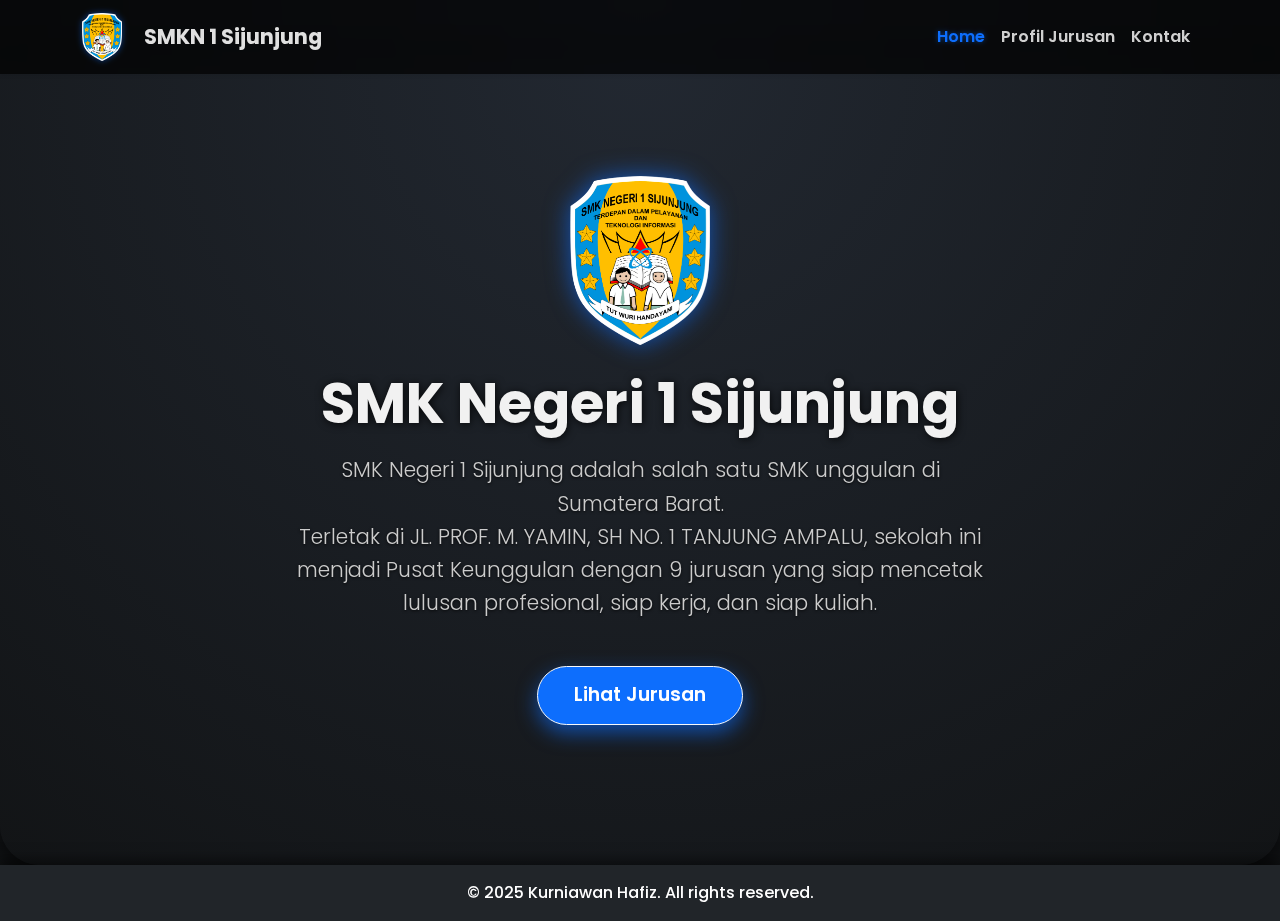
<file: index.html>
<!DOCTYPE html>
<html lang="id">
<head>
  <meta charset="UTF-8" />
  <meta name="viewport" content="width=device-width, initial-scale=1.0"/>
  <title>SMK Negeri 1 Sijunjung</title>
  <!-- Font Poppins -->
  <link href="https://fonts.googleapis.com/css2?family=Poppins:wght@400;600;700&display=swap" rel="stylesheet">
  
  <!--bootstrap dan icon -->
  <link href="https://cdn.jsdelivr.net/npm/bootstrap@5.3.0/dist/css/bootstrap.min.css" rel="stylesheet"/>
  <link href="https://cdn.jsdelivr.net/npm/aos@2.3.4/dist/aos.css" rel="stylesheet" />
  
  <!-- css custom -->
   <link href="./assets/css/styles.css" rel="stylesheet" />
   
</head>
<body>

  <!-- Navbar -->
  <nav class="navbar navbar-expand-lg navbar-dark bg-dark fixed-top shadow-sm">
    <div class="container">
      <a class="navbar-brand" href="index.html">
        <img src="./assets/img/logo-smkn1sjj.png" alt="Logo" class="navbar-logo">
        SMKN 1 Sijunjung
      </a>
      <button
      class="navbar-toggler"
      type="button"
      data-bs-toggle="collapse"
      data-bs-target="#navbarNav">
        <span class="navbar-toggler-icon"></span>
      </button>
      <div class="collapse navbar-collapse" id="navbarNav">
        <ul class="navbar-nav ms-auto">
          <li class="nav-item"><a class="nav-link active" href="index.html">Home</a></li>
          <li class="nav-item"><a class="nav-link" href="jurusan.html">Profil Jurusan</a></li>
          <li class="nav-item"><a class="nav-link" href="kontak.html">Kontak</a></li>
        </ul>
      </div>
    </div>
  </nav>

  <!-- Konten utama -->
  <main>
    <!-- Hero -->
    <section class="hero">
      <div class="container">
        <img src="./assets/img/logo-smkn1sjj.png" alt="Logo SMKN 1 Sijunjung" class="hero-logo" data-aos="zoom-out" data-aos-duration="1500">
        <h1 class="display-4 fw-bold" data-aos="fade-down" data-aos-duration="1000" data-aos-delay="200">SMK Negeri 1 Sijunjung</h1>
        <p class="lead" data-aos="fade-down" data-aos-duration="1000" data-aos-delay="400">
          SMK Negeri 1 Sijunjung adalah salah satu SMK unggulan di Sumatera Barat.<br>
          Terletak di JL. PROF. M. YAMIN, SH NO. 1 TANJUNG AMPALU, sekolah ini menjadi Pusat Keunggulan dengan 9 jurusan yang siap mencetak lulusan profesional, siap kerja, dan siap kuliah.
        </p>
        <a href="jurusan.html" class="btn btn-light btn-lg mt-3" data-aos="fade-down" data-aos-duration="1000" data-aos-delay="600">Lihat Jurusan</a>
      </div>
    </section>
  </main>

  <!-- Footer -->
  <footer class="bg-dark text-white text-center py-3" data-aos="zoom-in-up" data-aos-offset="0">
    <div class="container">
      &copy; 2025 Kurniawan Hafiz. All rights reserved.
    </div>
  </footer>

  <script src="https://cdn.jsdelivr.net/npm/bootstrap@5.3.0/dist/js/bootstrap.bundle.min.js"></script>
  <script src="https://cdn.jsdelivr.net/npm/aos@2.3.4/dist/aos.js"></script>
  <script>
    AOS.init({
      duration: 800,
      once: true
    });
  </script>
</body>
</html>
</file>
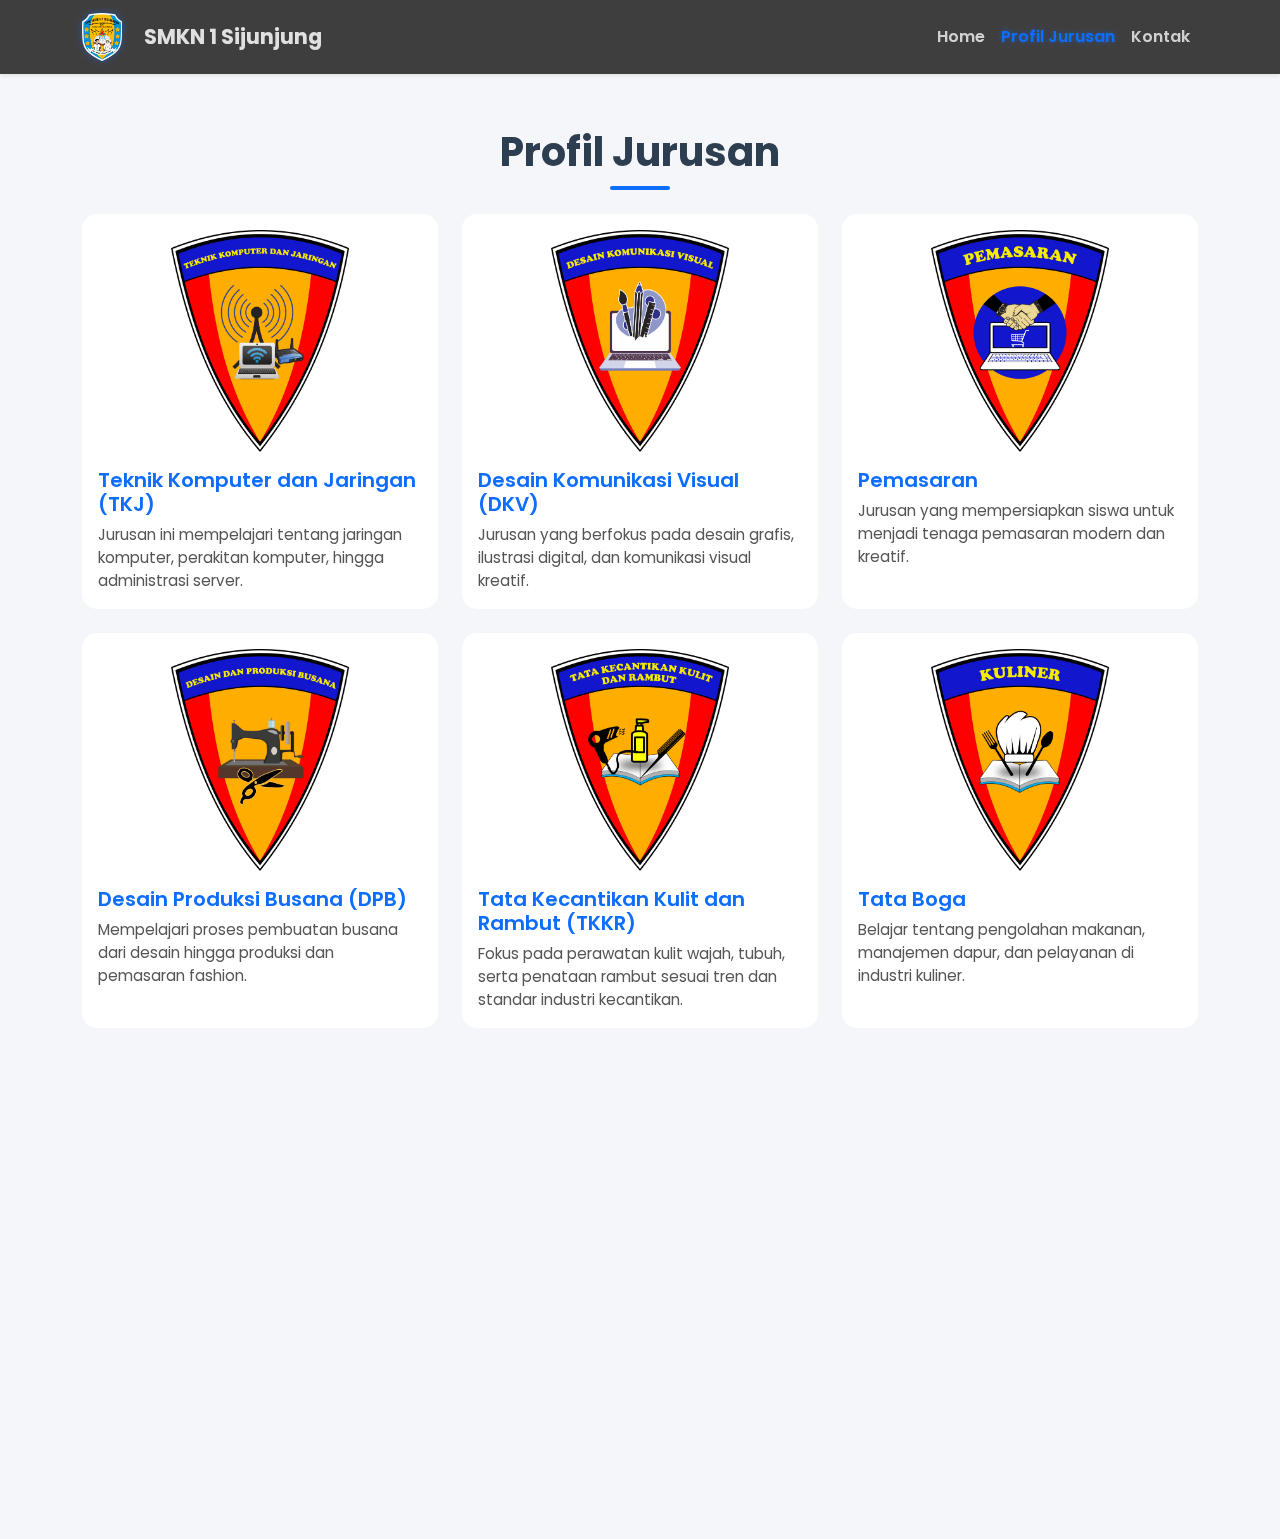
<file: jurusan-old.html>
<!DOCTYPE html>
<html lang="id">
<head>
  <meta charset="UTF-8" />
  <meta name="viewport" content="width=device-width, initial-scale=1.0"/>
  <title>Profil Jurusan - SMKN 1 Sijunjung</title>
  
  <!-- bootstrap -->
  <link href="https://cdn.jsdelivr.net/npm/bootstrap@5.3.0/dist/css/bootstrap.min.css" rel="stylesheet"/>
  
  <!-- AOS CSS -->
  <link href="https://unpkg.com/aos@2.3.1/dist/aos.css" rel="stylesheet">
  
  <!--css custom -->
    <link href="./assets/css/jurusan.css" rel="stylesheet">
    
    <!-- poppins fonts-->
    <link href="https://fonts.googleapis.com/css2?family=Poppins:wght@400;600;700&display=swap" rel="stylesheet">
    
</head>
<body>

  <!-- Navbar -->
<nav class="navbar navbar-expand-lg navbar-dark bg-dark fixed-top shadow-sm">
  <div class="container">
    <a class="navbar-brand" href="../index.html">
      <img src="./assets/img/logo-smkn1sjj.png" alt="Logo" class="navbar-logo">
      SMKN 1 Sijunjung
    </a>
    <button class="navbar-toggler" type="button" data-bs-toggle="collapse" data-bs-target="#navbarNav">
      <span class="navbar-toggler-icon"></span>
    </button>
    <div class="collapse navbar-collapse" id="navbarNav">
      <ul class="navbar-nav ms-auto">
        <li class="nav-item"><a class="nav-link" href="index.html">Home</a></li>
        <li class="nav-item"><a class="nav-link active" href="jurusan.html">Profil Jurusan</a></li>
        <li class="nav-item"><a class="nav-link" href="kontak.html">Kontak</a></li>
      </ul>
    </div>
  </div>
</nav>

  <!-- Content -->
  <main class="py-5">
    <div class="container">
      <h2 class="section-title text-center mb-4" data-aos="fade-down">Profil Jurusan</h2>
      <div class="row g-4">

        <!-- TKJ -->
        <div class="col-md-4" data-aos="zoom-in">
          <a href="./jurusan/tkj.html" class="text-decoration-none text-dark">
            <div class="card h-100">
              <img src="./assets/img/TKJ.png" class="card-img-top d-block mx-auto w-50 mt-3" alt="TKJ">
              <div class="card-body">
                <h5 class="card-title">Teknik Komputer dan Jaringan (TKJ)</h5>
                <p class="card-text text-justify">Jurusan ini mempelajari tentang jaringan komputer, perakitan komputer, hingga administrasi server.</p>
              </div>
            </div>
          </a>
        </div>

        <!-- DKV -->
        <div class="col-md-4" data-aos="zoom-in">
          <a href="./jurusan/dkv.html" class="text-decoration-none text-dark">
            <div class="card h-100">
              <img src="./assets/img/DKV.png" class="card-img-top d-block mx-auto w-50 mt-3" alt="DKV">
              <div class="card-body">
                <h5 class="card-title">Desain Komunikasi Visual (DKV)</h5>
                <p class="card-text">Jurusan yang berfokus pada desain grafis, ilustrasi digital, dan komunikasi visual kreatif.</p>
              </div>
            </div>
          </a>
        </div>

        <!-- Pemasaran -->
        <div class="col-md-4" data-aos="zoom-in">
          <a href="./jurusan/pm.html" class="text-decoration-none text-dark">
            <div class="card h-100">
              <img src="./assets/img/PM.png" class="card-img-top d-block mx-auto w-50 mt-3" alt="Pemasaran">
              <div class="card-body">
                <h5 class="card-title">Pemasaran</h5>
                <p class="card-text">Jurusan yang mempersiapkan siswa untuk menjadi tenaga pemasaran modern dan kreatif.</p>
              </div>
            </div>
          </a>
        </div>

        <!-- DPB -->
        <div class="col-md-4" data-aos="zoom-in">
          <a href="./jurusan/dpb.html" class="text-decoration-none text-dark">
            <div class="card h-100">
              <img src="./assets/img/TB.png" class="card-img-top d-block mx-auto w-50 mt-3" alt="DPB">
              <div class="card-body">
                <h5 class="card-title">Desain Produksi Busana (DPB)</h5>
                <p class="card-text">Mempelajari proses pembuatan busana dari desain hingga produksi dan pemasaran fashion.</p>
              </div>
            </div>
          </a>
        </div>

        <!-- TKKR -->
        <div class="col-md-4" data-aos="zoom-in">
          <a href="./jurusan/tkkr.html" class="text-decoration-none text-dark">
            <div class="card h-100">
              <img src="./assets/img/TKKR.png" class="card-img-top d-block mx-auto w-50 mt-3" alt="TKKR">
              <div class="card-body">
                <h5 class="card-title">Tata Kecantikan Kulit dan Rambut (TKKR)</h5>
                <p class="card-text">Fokus pada perawatan kulit wajah, tubuh, serta penataan rambut sesuai tren dan standar industri kecantikan.</p>
              </div>
            </div>
          </a>
        </div>

        <!-- Tata Boga -->
        <div class="col-md-4" data-aos="zoom-in">
          <a href="./jurusan/tata-boga.html" class="text-decoration-none text-dark">
            <div class="card h-100">
              <img src="./assets/img/KLNR.png" class="card-img-top d-block mx-auto w-50 mt-3" alt="Tata Boga">
              <div class="card-body">
                <h5 class="card-title">Tata Boga</h5>
                <p class="card-text">Belajar tentang pengolahan makanan, manajemen dapur, dan pelayanan di industri kuliner.</p>
              </div>
            </div>
          </a>
        </div>

        <!-- AKL -->
        <div class="col-md-4" data-aos="zoom-in">
          <a href="./jurusan/akl.html" class="text-decoration-none text-dark">
            <div class="card h-100">
              <img src="./assets/img/AKL.png" class="card-img-top d-block mx-auto w-50 mt-3" alt="AKL">
              <div class="card-body">
                <h5 class="card-title">Akuntansi dan Keuangan Lembaga (AKL)</h5>
                <p class="card-text">Mempelajari dasar-dasar akuntansi, laporan keuangan, dan manajemen keuangan perusahaan.</p>
              </div>
            </div>
          </a>
        </div>

        <!-- Manajemen Perkantoran -->
        <div class="col-md-4" data-aos="zoom-in">
          <a href="./jurusan/mp.html" class="text-decoration-none text-dark">
            <div class="card h-100">
              <img src="./assets/img/MPLB.png" class="card-img-top d-block mx-auto w-50 mt-3" alt="Manajemen Perkantoran">
              <div class="card-body">
                <h5 class="card-title">Manajemen Perkantoran</h5>
                <p class="card-text">Fokus pada keterampilan administrasi perkantoran, kearsipan, pelayanan publik, dan teknologi perkantoran.</p>
              </div>
            </div>
          </a>
        </div>

      </div>
    </div>
  </main>

  <!-- Footer -->
  <footer class="bg-dark text-white text-center py-3" data-aos="zoom-in" data-aos-offset="0">
    <div class="container">
      &copy; 2025 Kurniawan Hafiz. All rights reserved.
    </div>
  </footer>

  <script src="https://cdn.jsdelivr.net/npm/bootstrap@5.3.0/dist/js/bootstrap.bundle.min.js"></script>
  <!-- AOS JS -->
  <script src="https://unpkg.com/aos@2.3.1/dist/aos.js"></script>
  <script>
    AOS.init({
      duration: 800,
      once: false,
      mirror: true
    })
  </script>
</body>
</html>
</file>
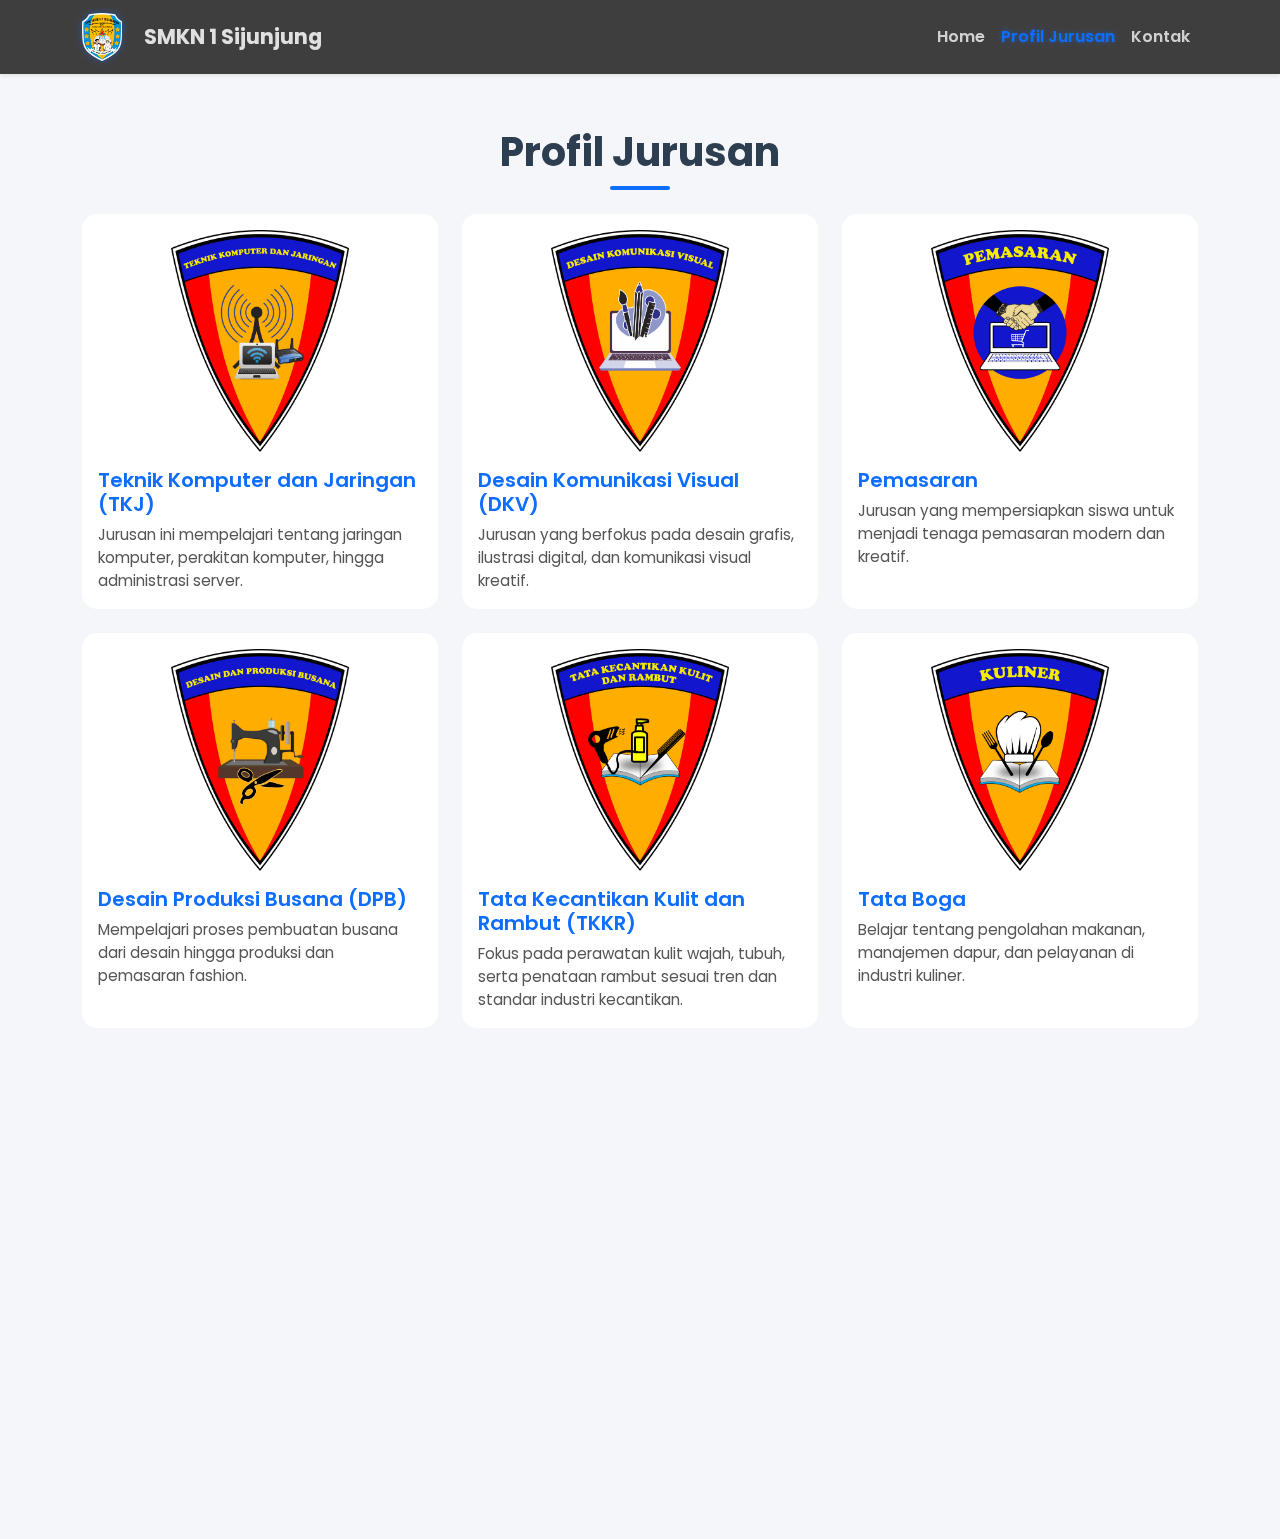
<file: jurusan.html>
<!DOCTYPE html>
<html lang="id">
<head>
  <meta charset="UTF-8" />
  <meta name="viewport" content="width=device-width, initial-scale=1.0"/>
  <title>Profil Jurusan - SMKN 1 Sijunjung</title>
  
  <!-- bootstrap -->
  <link href="https://cdn.jsdelivr.net/npm/bootstrap@5.3.0/dist/css/bootstrap.min.css" rel="stylesheet"/>
  
  <!-- AOS CSS -->
  <link href="https://unpkg.com/aos@2.3.1/dist/aos.css" rel="stylesheet">
  
  <!--css custom -->
    <link href="./assets/css/jurusan.css" rel="stylesheet">
    
    <!-- poppins fonts-->
    <link href="https://fonts.googleapis.com/css2?family=Poppins:wght@400;600;700&display=swap" rel="stylesheet">
    
</head>
<body>

  <!-- Navbar -->
<nav class="navbar navbar-expand-lg navbar-dark bg-dark fixed-top shadow-sm">
  <div class="container">
    <a class="navbar-brand" href="../index.html">
      <img src="./assets/img/logo-smkn1sjj.png" alt="Logo" class="navbar-logo">
      SMKN 1 Sijunjung
    </a>
    <button class="navbar-toggler" type="button" data-bs-toggle="collapse" data-bs-target="#navbarNav">
      <span class="navbar-toggler-icon"></span>
    </button>
    <div class="collapse navbar-collapse" id="navbarNav">
      <ul class="navbar-nav ms-auto">
        <li class="nav-item"><a class="nav-link" href="index.html">Home</a></li>
        <li class="nav-item"><a class="nav-link active" href="jurusan.html">Profil Jurusan</a></li>
        <li class="nav-item"><a class="nav-link" href="kontak.html">Kontak</a></li>
      </ul>
    </div>
  </div>
</nav>

  <!-- Content -->
  <main class="py-5">
    <div class="container">
      <h2 class="section-title text-center mb-4" data-aos="fade-down">Profil Jurusan</h2>
      <div class="row g-4">

        <!-- TKJ -->
        <div class="col-md-4" data-aos="zoom-in">
          <a href="./jurusan/tkj.html" class="text-decoration-none text-dark">
            <div class="card h-100">
              <img src="./assets/img/TKJ.png" class="card-img-top d-block mx-auto w-50 mt-3" alt="TKJ">
              <div class="card-body">
                <h5 class="card-title">Teknik Komputer dan Jaringan (TKJ)</h5>
                <p class="card-text text-justify">Jurusan ini mempelajari tentang jaringan komputer, perakitan komputer, hingga administrasi server.</p>
              </div>
            </div>
          </a>
        </div>

        <!-- DKV -->
        <div class="col-md-4" data-aos="zoom-in">
          <a href="./jurusan/dkv.html" class="text-decoration-none text-dark">
            <div class="card h-100">
              <img src="./assets/img/DKV.png" class="card-img-top d-block mx-auto w-50 mt-3" alt="DKV">
              <div class="card-body">
                <h5 class="card-title">Desain Komunikasi Visual (DKV)</h5>
                <p class="card-text">Jurusan yang berfokus pada desain grafis, ilustrasi digital, dan komunikasi visual kreatif.</p>
              </div>
            </div>
          </a>
        </div>

        <!-- Pemasaran -->
        <div class="col-md-4" data-aos="zoom-in">
          <a href="./jurusan/pm.html" class="text-decoration-none text-dark">
            <div class="card h-100">
              <img src="./assets/img/PM.png" class="card-img-top d-block mx-auto w-50 mt-3" alt="Pemasaran">
              <div class="card-body">
                <h5 class="card-title">Pemasaran</h5>
                <p class="card-text">Jurusan yang mempersiapkan siswa untuk menjadi tenaga pemasaran modern dan kreatif.</p>
              </div>
            </div>
          </a>
        </div>

        <!-- DPB -->
        <div class="col-md-4" data-aos="zoom-in">
          <a href="./jurusan/dpb.html" class="text-decoration-none text-dark">
            <div class="card h-100">
              <img src="./assets/img/TB.png" class="card-img-top d-block mx-auto w-50 mt-3" alt="DPB">
              <div class="card-body">
                <h5 class="card-title">Desain Produksi Busana (DPB)</h5>
                <p class="card-text">Mempelajari proses pembuatan busana dari desain hingga produksi dan pemasaran fashion.</p>
              </div>
            </div>
          </a>
        </div>

        <!-- TKKR -->
        <div class="col-md-4" data-aos="zoom-in">
          <a href="./jurusan/tkkr.html" class="text-decoration-none text-dark">
            <div class="card h-100">
              <img src="./assets/img/TKKR.png" class="card-img-top d-block mx-auto w-50 mt-3" alt="TKKR">
              <div class="card-body">
                <h5 class="card-title">Tata Kecantikan Kulit dan Rambut (TKKR)</h5>
                <p class="card-text">Fokus pada perawatan kulit wajah, tubuh, serta penataan rambut sesuai tren dan standar industri kecantikan.</p>
              </div>
            </div>
          </a>
        </div>

        <!-- Tata Boga -->
        <div class="col-md-4" data-aos="zoom-in">
          <a href="./jurusan/tata-boga.html" class="text-decoration-none text-dark">
            <div class="card h-100">
              <img src="./assets/img/KLNR.png" class="card-img-top d-block mx-auto w-50 mt-3" alt="Tata Boga">
              <div class="card-body">
                <h5 class="card-title">Tata Boga</h5>
                <p class="card-text">Belajar tentang pengolahan makanan, manajemen dapur, dan pelayanan di industri kuliner.</p>
              </div>
            </div>
          </a>
        </div>

        <!-- AKL -->
        <div class="col-md-4" data-aos="zoom-in">
          <a href="./jurusan/akl.html" class="text-decoration-none text-dark">
            <div class="card h-100">
              <img src="./assets/img/AKL.png" class="card-img-top d-block mx-auto w-50 mt-3" alt="AKL">
              <div class="card-body">
                <h5 class="card-title">Akuntansi dan Keuangan Lembaga (AKL)</h5>
                <p class="card-text">Mempelajari dasar-dasar akuntansi, laporan keuangan, dan manajemen keuangan perusahaan.</p>
              </div>
            </div>
          </a>
        </div>

        <!-- Manajemen Perkantoran -->
        <div class="col-md-4" data-aos="zoom-in">
          <a href="./jurusan/mp.html" class="text-decoration-none text-dark">
            <div class="card h-100">
              <img src="./assets/img/MPLB.png" class="card-img-top d-block mx-auto w-50 mt-3" alt="Manajemen Perkantoran">
              <div class="card-body">
                <h5 class="card-title">Manajemen Perkantoran</h5>
                <p class="card-text">Fokus pada keterampilan administrasi perkantoran, kearsipan, pelayanan publik, dan teknologi perkantoran.</p>
              </div>
            </div>
          </a>
        </div>

      </div>
    </div>
  </main>

  <!-- Footer -->
  <footer class="bg-dark text-white text-center py-3" data-aos="zoom-in" data-aos-offset="0">
    <div class="container">
      &copy; 2025 Kurniawan Hafiz. All rights reserved.
    </div>
  </footer>

  <script src="https://cdn.jsdelivr.net/npm/bootstrap@5.3.0/dist/js/bootstrap.bundle.min.js"></script>
  <!-- AOS JS -->
  <script src="https://unpkg.com/aos@2.3.1/dist/aos.js"></script>
  <script>
    AOS.init({
      duration: 800,
      once: false,
      mirror: true
    })
  </script>
</body>
</html>
</file>
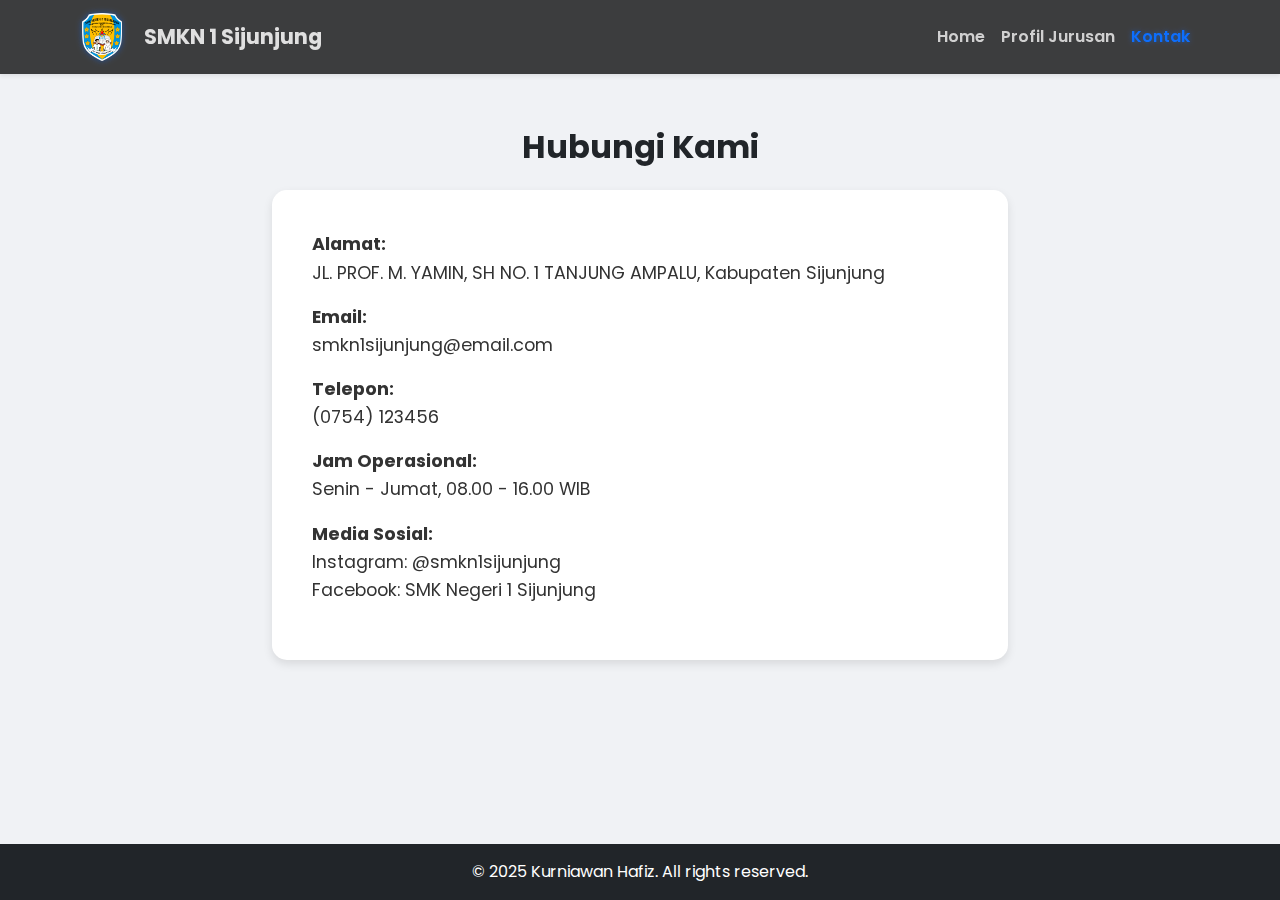
<file: kontak-old.html>
<!DOCTYPE html>
<html lang="id">
<head>
  <meta charset="UTF-8" />
  <meta name="viewport" content="width=device-width, initial-scale=1.0"/>
  <title>Kontak - SMKN 1 Sijunjung</title>
  
  <!-- Poppins Font -->
  <link href="https://fonts.googleapis.com/css2?family=Poppins:wght@400;600;700&display=swap" rel="stylesheet">
  
  <!--bootsrap -->
  <link href="https://cdn.jsdelivr.net/npm/bootstrap@5.3.0/dist/css/bootstrap.min.css" rel="stylesheet"/>
  <link href="https://cdn.jsdelivr.net/npm/aos@2.3.4/dist/aos.css" rel="stylesheet" />
  
  <!-- css custom -->
  <link href="./assets/css/kontak.css" rel="stylesheet" />
  
</head>
<body>

  <!-- Navbar -->
  <nav class="navbar navbar-expand-lg navbar-dark bg-dark fixed-top shadow-sm">
    <div class="container">
      <a class="navbar-brand" href="index.html">
        <img src="./assets/img/logo-smkn1sjj.png" alt="Logo" class="navbar-logo">
        SMKN 1 Sijunjung
      </a>
      <button class="navbar-toggler" type="button" data-bs-toggle="collapse" data-bs-target="#navbarNav">
        <span class="navbar-toggler-icon"></span>
      </button>
      <div class="collapse navbar-collapse" id="navbarNav">
        <ul class="navbar-nav ms-auto">
          <li class="nav-item"><a class="nav-link" href="index.html">Home</a></li>
          <li class="nav-item"><a class="nav-link" href="jurusan.html">Profil Jurusan</a></li>
          <li class="nav-item"><a class="nav-link active" href="kontak.html">Kontak</a></li>
        </ul>
      </div>
    </div>
  </nav>

  <!-- Konten utama -->
  <main>
    <section class="py-5">
      <div class="container">
        <h2 class="text-center mb-4" data-aos="fade-up" data-aos-duration="800">Hubungi Kami</h2>
        <div class="row justify-content-center">
          <div class="col-md-8" data-aos="zoom-in" data-aos-duration="800" data-aos-delay="200">
            <div class="contact-box">
              <p><strong>Alamat:</strong><br>
                JL. PROF. M. YAMIN, SH NO. 1 TANJUNG AMPALU, Kabupaten Sijunjung</p>
              <p><strong>Email:</strong><br>
                smkn1sijunjung@email.com</p>
              <p><strong>Telepon:</strong><br>
                (0754) 123456</p>
              <p><strong>Jam Operasional:</strong><br>
                Senin - Jumat, 08.00 - 16.00 WIB</p>
              <p><strong>Media Sosial:</strong><br>
                Instagram: @smkn1sijunjung<br>
                Facebook: SMK Negeri 1 Sijunjung
              </p>
            </div>
          </div>
        </div>
      </div>
    </section>
  </main>

  <!-- Footer -->
  <footer class="bg-dark text-white text-center py-3" data-aos="fade-up" data-aos-offset="0">
    <div class="container">
      &copy; 2025 Kurniawan Hafiz. All rights reserved.
    </div>
  </footer>

  <script src="https://cdn.jsdelivr.net/npm/bootstrap@5.3.0/dist/js/bootstrap.bundle.min.js"></script>
  <script src="https://cdn.jsdelivr.net/npm/aos@2.3.4/dist/aos.js"></script>
  <script>
    AOS.init({
      duration: 800,
      once: true,
    });
  </script>
</body>
</html>
</file>
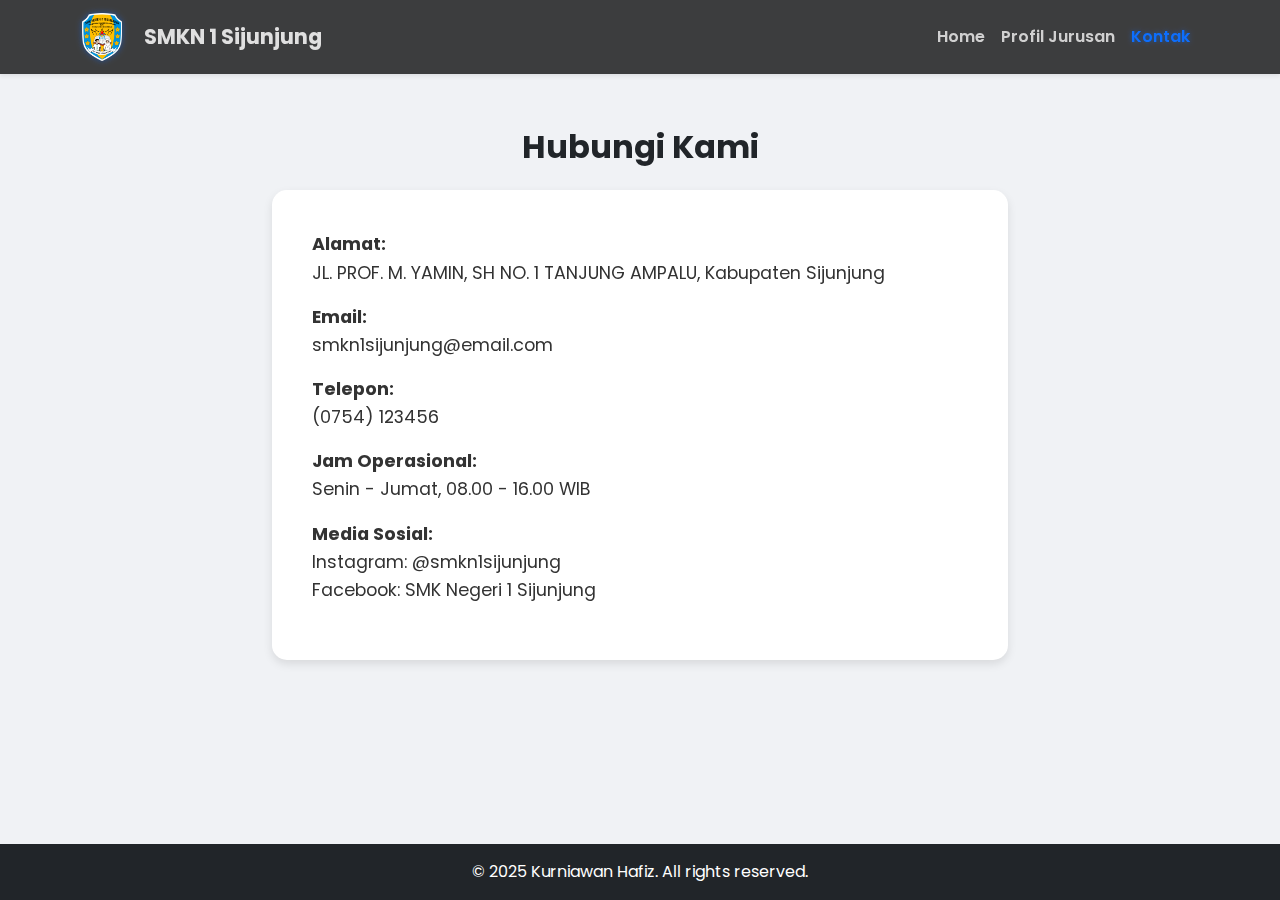
<file: kontak.html>
<!DOCTYPE html>
<html lang="id">
<head>
  <meta charset="UTF-8" />
  <meta name="viewport" content="width=device-width, initial-scale=1.0"/>
  <title>Kontak - SMKN 1 Sijunjung</title>
  
  <!-- Poppins Font -->
  <link href="https://fonts.googleapis.com/css2?family=Poppins:wght@400;600;700&display=swap" rel="stylesheet">
  
  <!--bootsrap -->
  <link href="https://cdn.jsdelivr.net/npm/bootstrap@5.3.0/dist/css/bootstrap.min.css" rel="stylesheet"/>
  <link href="https://cdn.jsdelivr.net/npm/aos@2.3.4/dist/aos.css" rel="stylesheet" />
  
  <!-- css custom -->
  <link href="./assets/css/kontak.css" rel="stylesheet" />
  
</head>
<body>

  <!-- Navbar -->
  <nav class="navbar navbar-expand-lg navbar-dark bg-dark fixed-top shadow-sm">
    <div class="container">
      <a class="navbar-brand" href="index.html">
        <img src="./assets/img/logo-smkn1sjj.png" alt="Logo" class="navbar-logo">
        SMKN 1 Sijunjung
      </a>
      <button class="navbar-toggler" type="button" data-bs-toggle="collapse" data-bs-target="#navbarNav">
        <span class="navbar-toggler-icon"></span>
      </button>
      <div class="collapse navbar-collapse" id="navbarNav">
        <ul class="navbar-nav ms-auto">
          <li class="nav-item"><a class="nav-link" href="index.html">Home</a></li>
          <li class="nav-item"><a class="nav-link" href="jurusan.html">Profil Jurusan</a></li>
          <li class="nav-item"><a class="nav-link active" href="kontak.html">Kontak</a></li>
        </ul>
      </div>
    </div>
  </nav>

  <!-- Konten utama -->
  <main>
    <section class="py-5">
      <div class="container">
        <h2 class="text-center mb-4" data-aos="fade-up" data-aos-duration="800">Hubungi Kami</h2>
        <div class="row justify-content-center">
          <div class="col-md-8" data-aos="zoom-in" data-aos-duration="800" data-aos-delay="200">
            <div class="contact-box">
              <p><strong>Alamat:</strong><br>
                JL. PROF. M. YAMIN, SH NO. 1 TANJUNG AMPALU, Kabupaten Sijunjung</p>
              <p><strong>Email:</strong><br>
                smkn1sijunjung@email.com</p>
              <p><strong>Telepon:</strong><br>
                (0754) 123456</p>
              <p><strong>Jam Operasional:</strong><br>
                Senin - Jumat, 08.00 - 16.00 WIB</p>
              <p><strong>Media Sosial:</strong><br>
                Instagram: @smkn1sijunjung<br>
                Facebook: SMK Negeri 1 Sijunjung
              </p>
            </div>
          </div>
        </div>
      </div>
    </section>
  </main>

  <!-- Footer -->
  <footer class="bg-dark text-white text-center py-3" data-aos="fade-up" data-aos-offset="0">
    <div class="container">
      &copy; 2025 Kurniawan Hafiz. All rights reserved.
    </div>
  </footer>

  <script src="https://cdn.jsdelivr.net/npm/bootstrap@5.3.0/dist/js/bootstrap.bundle.min.js"></script>
  <script src="https://cdn.jsdelivr.net/npm/aos@2.3.4/dist/aos.js"></script>
  <script>
    AOS.init({
      duration: 800,
      once: true,
    });
  </script>
</body>
</html>
</file>
<file: assets/css/styles.css>
html, body {
  height: 100%;
  margin: 0;
  scroll-behavior: smooth;
}

main {
  flex:1;
}

body {
  display: flex;
  flex-direction: column;
  font-family: 'Poppins', sans-serif;
  background: radial-gradient(circle at top center, #222831, #121416);
  color: #f1f1f1;
  padding-top: 56px;
  min-height: 100vh;
  margin: 0;
}

.navbar {
  backdrop-filter: blur(12px);
  background-color: rgba(0, 0, 0, 0.7) !important;
  box-shadow: 0 2px 8px rgba(0,0,0,0.4);
}

.navbar-logo {
  width: 40px;
  height: auto;
  margin-right: 10px;
  vertical-align: middle;
  filter: drop-shadow(0 0 3px #0d6efd80);
}

.navbar-brand {
  display: flex;
  align-items: center;
  gap: 12px;
  font-weight: 700;
  font-size: 1.3rem;
  color: #e0e0e0;
  transition: color 0.3s ease;
  line-height: 1;
}

.navbar-brand:hover {
  color: #0d6efd;
}

.navbar-nav .nav-link {
  font-weight: 600;
  color: #d0d0d0;
  transition: color 0.3s ease;
}

.navbar-nav .nav-link.active,
.navbar-nav .nav-link:hover {
  color: #0d6efd;
  text-shadow: 0 0 5px #0d6efd88;
}

.hero {
  background: radial-gradient(circle at top center, #222831, #121416);
  color: #f1f1f1;
  padding: 120px 20px 140px;
  text-align: center;
  border-radius: 0 0 40px 40px;
  box-shadow: 0 10px 30px rgba(0, 0, 0, 0.7);
}

.hero-logo {
  width: 140px;
  margin-bottom: 25px;
  filter: drop-shadow(0 0 12px #0d6efdaa);
  transition: transform 0.3s ease;
}

.hero-logo:hover {
  transform: scale(1.05);
}

h1, .section-title {
  font-size: 3.2rem;
  font-weight: 700;
  text-shadow: 1px 1px 8px #000000cc;
  margin-bottom: 16px;
}

p.lead {
  font-size: 1.3rem;
  max-width: 700px;
  margin: 0 auto 30px;
  color: #cccccc;
  text-shadow: 0 1px 3px #000000cc;
  line-height: 1.6;
}

.btn-lg {
  font-size: 1.2rem;
  padding: 14px 36px;
  border-radius: 30px;
  font-weight: 600;
  background-color: #0d6efd;
  color: white;
  box-shadow: 0 8px 20px rgba(13, 110, 253, 0.6);
  transition: all 0.3s ease;
}

.btn-lg:hover {
  background-color: #0b5ed7;
  box-shadow: 0 12px 28px rgba(11, 94, 215, 0.8);
  transform: translateY(-5px);
}

footer {
  background-color: #111;
  text-align: center;
  padding: 22px 0;
  font-size: 1rem;
  font-weight: 500;
  color: #999999;
  box-shadow: 0 -5px 12px rgba(0, 0, 0, 0.5);
}
</file>
<file: assets/css/jurusan.css>
html, body {
  height: 100%;
  margin: 0;
  display: flex;
  flex-direction: column;
  font-family: 'Poppins', sans-serif;
  background-color: #f5f6fa;
  color: #333;
}

body {
  padding-top: 80px;
}

main {
  flex: 1;
}

.section-title {
  font-size: 2.5rem;
  font-weight: 700;
  color: #2c3e50;
  position: relative;
}

.section-title::after {
  content: "";
  width: 60px;
  height: 4px;
  background-color: #0d6efd;
  display: block;
  margin: 10px auto 0;
  border-radius: 2px;
}

.card {
  border: none;
  border-radius: 15px;
  overflow: hidden;
  transition: transform 0.3s, box-shadow 0.3s;
  background: white;
}

.card:hover {
  transform: translateY(-8px);
  box-shadow: 0 12px 20px rgba(0, 0, 0, 0.15);
}

.card-img-top {
  transition: transform 0.3s;
}

.card:hover .card-img-top {
  transform: scale(1.05);
}

.card-title {
  font-weight: 600;
  color: #0d6efd;
}

.card-text {
  color: #555;
  font-size: 0.95rem;
}

.navbar {
  backdrop-filter: blur(10px);
  background-color: rgba(0, 0, 0, 0.75) !important;
}

.navbar-logo {
  width: 40px;
  height: auto;
  margin-right: 10px;
  vertical-align: middle;
  filter: drop-shadow(0 0 3px #0d6efd80);
}

.navbar-brand {
  display: flex;
  align-items: center;
  gap: 12px;
  font-weight: 700;
  font-size: 1.3rem;
  color: #e0e0e0;
  transition: color 0.3s ease;
  line-height: 1;
}

.navbar-brand:hover {
  color: #0d6efd;
}

.navbar-nav .nav-link {
  font-weight: 600; /* ini yang penting */
  color: #d0d0d0;
  transition: color 0.3s ease;
}

.navbar-nav .nav-link.active,
.navbar-nav .nav-link:hover {
  color: #0d6efd;
  text-shadow: 0 0 5px #0d6efd88;
}
</file>
<file: assets/css/kontak.css>
html, body {
  min-height: 100vh;
  margin: 0;
  scroll-behavior: smooth;
}

body {
  display: flex;
  flex-direction: column;
  font-family: 'Poppins', sans-serif;
  background-color: #f0f2f5;
  padding-top: 80px;
  color: #333; /* buat teks agak gelap tapi ga terlalu keras */
}
main {
  flex: 1;
}

.contact-box {
  background-color: #fff;
  padding: 40px;
  border-radius: 15px;
  box-shadow: 0 4px 10px rgba(0,0,0,0.1);
  transition: transform 0.3s ease;
}
.contact-box:hover {
  transform: translateY(-5px);
  box-shadow: 0 8px 20px rgba(0,0,0,0.15);
}

/*
.contact-box {
  background-color: #fff;
  padding: 40px;
  border-radius: 15px;
  box-shadow: 0 4px 12px rgba(13, 110, 253, 0.3);
  transition: transform 0.3s ease, box-shadow 0.3s ease;
}

.contact-box:hover {
  transform: translateY(-5px);
  box-shadow: 0 8px 24px rgba(13, 110, 253, 0.5);
}
*/

.navbar {
  backdrop-filter: blur(10px);
  background-color: rgba(0, 0, 0, 0.75) !important;
}

.navbar-logo {
  width: 40px;
  height: auto;
  margin-right: 10px;
  vertical-align: middle;
  filter: drop-shadow(0 0 3px #0d6efd80);
}

.navbar-brand {
  display: flex;
  align-items: center;
  gap: 12px;
  font-weight: 700;
  font-size: 1.3rem;
  color: #e0e0e0;
  transition: color 0.3s ease;
  line-height: 1;
}

.navbar-brand:hover {
  color: #0d6efd;
}

.navbar-nav .nav-link {
  font-weight: 600;
  color: #d0d0d0;
  transition: color 0.3s ease;
}

.navbar-nav .nav-link.active,
.navbar-nav .nav-link:hover {
  color: #0d6efd;
  text-shadow: 0 0 5px #0d6efd88;
}

h2 {
  font-weight: 700;
  color: #212529;
  margin-bottom: 30px;
  text-align: center;
}
p {
  line-height: 1.6;
  font-size: 1.1rem;
}

.theme-switch {
  width: 60px;
  height: 30px;
  background: #ddd;
  border-radius: 50px;
  position: relative;
  cursor: pointer;
  transition: background 0.3s ease;
  display: flex;
  align-items: center;
  justify-content: space-between;
  padding: 0 5px;
}

.theme-switch .icon {
  font-size: 16px;
  z-index: 1;
  pointer-events: none;
}

.toggle-circle {
  width: 26px;
  height: 26px;
  background: white;
  border-radius: 50%;
  position: absolute;
  top: 2px;
  left: 2px;
  transition: transform 0.3s ease;
  box-shadow: 0 2px 6px rgba(0,0,0,0.3);
}

.theme-switch.dark {
  background: #333;
}

.theme-switch.dark .toggle-circle {
  transform: translateX(30px);
}
</file>
